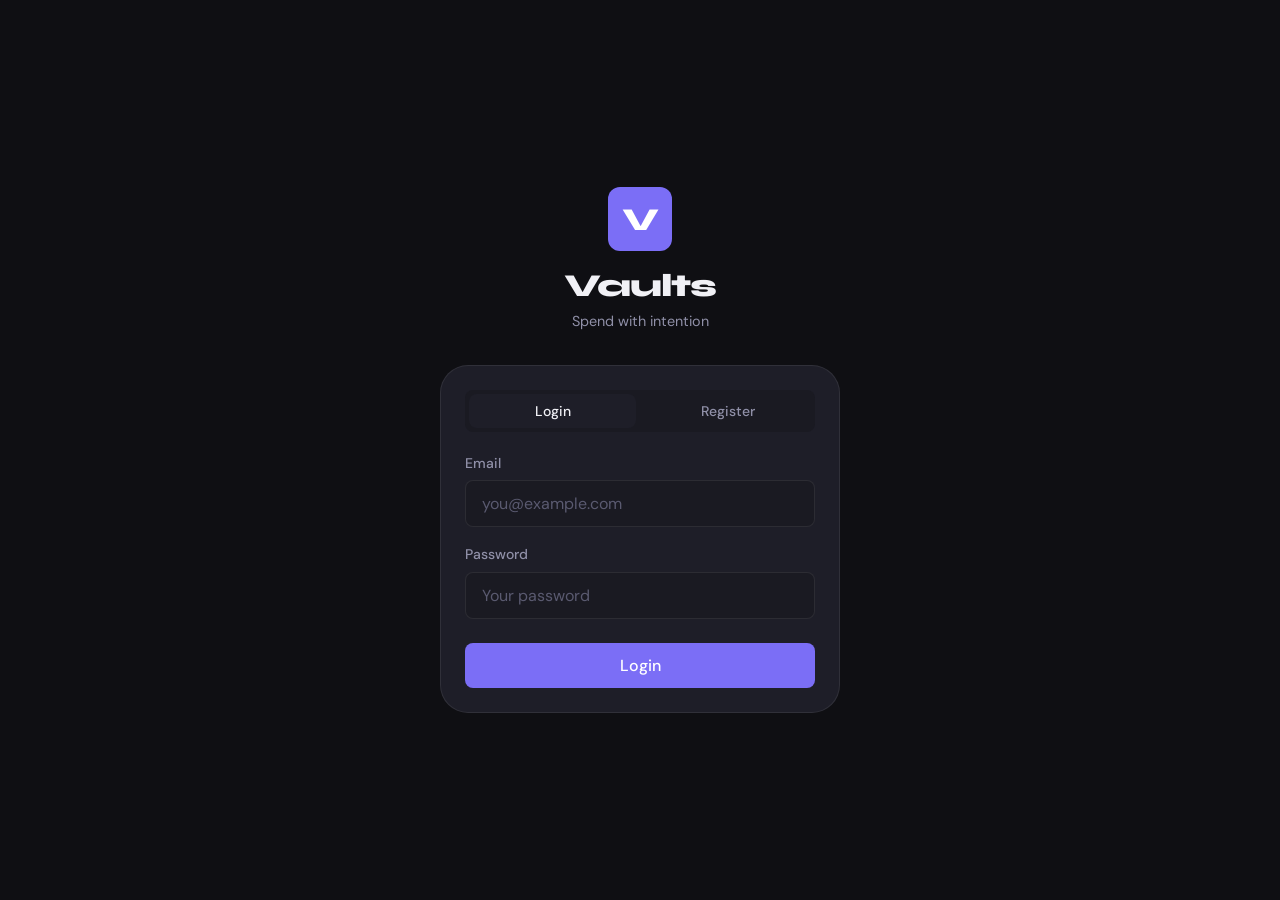
<file: frontend/index.html>
<!DOCTYPE html>
<html lang="en">
<head>
  <meta charset="UTF-8" />
  <meta name="viewport" content="width=device-width, initial-scale=1.0" />
  <meta name="theme-color" content="#0F0F13" />
  <title>Vaults — Spend with intention</title>
  <link rel="stylesheet" href="style.css" />
</head>
<body>

<div class="auth-wrapper">

  <div class="auth-hero">
    <div class="auth-logo">V</div>
    <h1 class="auth-title">Vaults</h1>
    <p class="auth-subtitle">Spend with intention</p>
  </div>

  <div class="auth-card">

    <div class="tabs">
      <button class="tab active" id="tab-login" onclick="switchTab('login')">Login</button>
      <button class="tab" id="tab-register" onclick="switchTab('register')">Register</button>
    </div>

    <div id="alert-container"></div>

    <!-- Login Form -->
    <div id="form-login">
      <div class="form-group">
        <label class="form-label">Email</label>
        <input type="email" id="login-email" placeholder="you@example.com" />
      </div>
      <div class="form-group">
        <label class="form-label">Password</label>
        <input type="password" id="login-password" placeholder="Your password" />
      </div>
      <button class="btn-primary" onclick="handleLogin()">Login</button>
    </div>

    <!-- Register Form -->
    <div id="form-register" style="display:none;">
      <div class="form-group">
        <label class="form-label">Full Name</label>
        <input type="text" id="reg-name" placeholder="Nikit Shah" />
      </div>
      <div class="form-group">
        <label class="form-label">Email</label>
        <input type="email" id="reg-email" placeholder="you@example.com" />
      </div>
      <div class="form-group">
        <label class="form-label">Password</label>
        <input type="password" id="reg-password" placeholder="Min 8 characters" />
      </div>
      <button class="btn-primary" onclick="handleRegister()">Create Account</button>
      <p class="auth-note">A simulated bank account will be created for you automatically.</p>
    </div>

  </div>

</div>

<style>
  body {
    display: flex;
    align-items: center;
    justify-content: center;
    min-height: 100vh;
    padding: 1.5rem;
  }

  .auth-wrapper {
    width: 100%;
    max-width: 400px;
  }

  .auth-hero {
    text-align: center;
    margin-bottom: 2rem;
  }

  .auth-logo {
    width: 64px;
    height: 64px;
    background: var(--accent);
    border-radius: var(--radius-md);
    display: inline-flex;
    align-items: center;
    justify-content: center;
    font-family: var(--font-display);
    font-size: 2rem;
    font-weight: 800;
    color: white;
    margin-bottom: 1rem;
  }

  .auth-title {
    font-size: 2rem;
    font-weight: 800;
    letter-spacing: -0.03em;
    margin-bottom: 0.25rem;
  }

  .auth-subtitle {
    color: var(--text-secondary);
    font-size: 0.9rem;
  }

  .auth-card {
    background: var(--bg-card);
    border: 1px solid var(--border);
    border-radius: var(--radius-xl);
    padding: 1.5rem;
  }

  .auth-note {
    text-align: center;
    font-size: 0.75rem;
    color: var(--text-muted);
    margin-top: 1rem;
  }

  .btn-primary {
    margin-top: 0.5rem;
  }
</style>

<script src="app.js"></script>
<script>
  redirectIfLoggedIn();

  function switchTab(tab) {
    const isLogin = tab === 'login';
    document.getElementById('form-login').style.display = isLogin ? 'block' : 'none';
    document.getElementById('form-register').style.display = isLogin ? 'none' : 'block';
    document.getElementById('tab-login').classList.toggle('active', isLogin);
    document.getElementById('tab-register').classList.toggle('active', !isLogin);
    document.getElementById('alert-container').innerHTML = '';
  }

  async function handleLogin() {
    const email = document.getElementById('login-email').value.trim();
    const password = document.getElementById('login-password').value;

    if (!email || !password) {
      showAlert('alert-container', 'Please fill in all fields');
      return;
    }

    try {
      const data = await apiCall('/auth/login', 'POST', { email, password });
      saveTokens(data.access_token, data.refresh_token);
      window.location.href = 'dashboard.html';
    } catch (err) {
      showAlert('alert-container', err.message);
    }
  }

  async function handleRegister() {
    const name = document.getElementById('reg-name').value.trim();
    const email = document.getElementById('reg-email').value.trim();
    const password = document.getElementById('reg-password').value;

    if (!name || !email || !password) {
      showAlert('alert-container', 'Please fill in all fields');
      return;
    }

    if (password.length < 8) {
      showAlert('alert-container', 'Password must be at least 8 characters');
      return;
    }

    try {
      const data = await apiCall('/auth/register', 'POST', { name, email, password });
      saveTokens(data.access_token, data.refresh_token);
      saveUser(data.user);
      window.location.href = 'onboarding.html';
    } catch (err) {
      showAlert('alert-container', err.message);
    }
  }

  document.addEventListener('keydown', (e) => {
    if (e.key === 'Enter') {
      const activeForm = document.getElementById('form-login').style.display !== 'none'
        ? 'login' : 'register';
      activeForm === 'login' ? handleLogin() : handleRegister();
    }
  });
</script>
</body>
</html>
</file>
<file: frontend/style.css>
@import url('https://fonts.googleapis.com/css2?family=Syne:wght@400;600;700;800&family=DM+Sans:wght@300;400;500;600&display=swap');

*, *::before, *::after {
  box-sizing: border-box;
  margin: 0;
  padding: 0;
}

:root {
  --bg-primary: #0F0F13;
  --bg-secondary: #1A1A22;
  --bg-card: #1E1E28;
  --bg-card-hover: #252530;
  --border: rgba(255, 255, 255, 0.08);
  --border-hover: rgba(255, 255, 255, 0.15);
  --text-primary: #F0F0F5;
  --text-secondary: #9090A8;
  --text-muted: #5A5A70;
  --accent: #7B6EF6;
  --accent-hover: #9488FF;
  --danger: #F25C54;
  --success: #2DD4A0;
  --warning: #F5A623;
  --font-display: 'Syne', sans-serif;
  --font-body: 'DM Sans', sans-serif;
  --radius-sm: 8px;
  --radius-md: 12px;
  --radius-lg: 20px;
  --radius-xl: 28px;
  --transition: all 0.2s ease;
}

html {
  font-size: 16px;
  -webkit-text-size-adjust: 100%;
}

body {
  background-color: var(--bg-primary);
  color: var(--text-primary);
  font-family: var(--font-body);
  font-weight: 400;
  line-height: 1.6;
  min-height: 100vh;
  overflow-x: hidden;
}

h1, h2, h3, h4 {
  font-family: var(--font-display);
  font-weight: 700;
  line-height: 1.2;
}

a {
  color: var(--accent);
  text-decoration: none;
  transition: var(--transition);
}

a:hover {
  color: var(--accent-hover);
}

input, textarea, select {
  font-family: var(--font-body);
  font-size: 1rem;
  background: var(--bg-secondary);
  border: 1px solid var(--border);
  border-radius: var(--radius-sm);
  color: var(--text-primary);
  padding: 0.75rem 1rem;
  width: 100%;
  outline: none;
  transition: var(--transition);
}

input:focus, textarea:focus, select:focus {
  border-color: var(--accent);
  box-shadow: 0 0 0 3px rgba(123, 110, 246, 0.15);
}

input::placeholder {
  color: var(--text-muted);
}

button {
  font-family: var(--font-body);
  font-size: 1rem;
  font-weight: 500;
  cursor: pointer;
  border: none;
  border-radius: var(--radius-sm);
  padding: 0.75rem 1.5rem;
  transition: var(--transition);
}

.btn-primary {
  background: var(--accent);
  color: white;
  width: 100%;
}

.btn-primary:hover {
  background: var(--accent-hover);
  transform: translateY(-1px);
}

.btn-primary:active {
  transform: translateY(0);
}

.btn-secondary {
  background: var(--bg-card);
  color: var(--text-primary);
  border: 1px solid var(--border);
  width: 100%;
}

.btn-secondary:hover {
  background: var(--bg-card-hover);
  border-color: var(--border-hover);
}

.btn-danger {
  background: var(--danger);
  color: white;
  width: 100%;
}

.btn-sm {
  padding: 0.5rem 1rem;
  font-size: 0.875rem;
  width: auto;
}

.card {
  background: var(--bg-card);
  border: 1px solid var(--border);
  border-radius: var(--radius-lg);
  padding: 1.25rem;
}

.card:hover {
  border-color: var(--border-hover);
  background: var(--bg-card-hover);
}

.page {
  max-width: 480px;
  margin: 0 auto;
  padding: 1.5rem 1rem;
  min-height: 100vh;
}

.nav {
  display: flex;
  align-items: center;
  justify-content: space-between;
  padding: 1rem 1.25rem;
  background: var(--bg-secondary);
  border-bottom: 1px solid var(--border);
  position: sticky;
  top: 0;
  z-index: 100;
}

.nav-brand {
  font-family: var(--font-display);
  font-size: 1.25rem;
  font-weight: 800;
  color: var(--text-primary);
  letter-spacing: -0.02em;
}

.nav-brand span {
  color: var(--accent);
}

.nav-actions {
  display: flex;
  gap: 0.75rem;
  align-items: center;
}

.badge {
  display: inline-flex;
  align-items: center;
  padding: 0.25rem 0.625rem;
  border-radius: 100px;
  font-size: 0.75rem;
  font-weight: 500;
}

.badge-success {
  background: rgba(45, 212, 160, 0.15);
  color: var(--success);
}

.badge-danger {
  background: rgba(242, 92, 84, 0.15);
  color: var(--danger);
}

.badge-warning {
  background: rgba(245, 166, 35, 0.15);
  color: var(--warning);
}

.badge-info {
  background: rgba(123, 110, 246, 0.15);
  color: var(--accent);
}

.vault-card {
  background: var(--bg-card);
  border: 1px solid var(--border);
  border-radius: var(--radius-lg);
  padding: 1.25rem;
  cursor: pointer;
  transition: var(--transition);
  position: relative;
  overflow: hidden;
}

.vault-card::before {
  content: '';
  position: absolute;
  top: 0;
  left: 0;
  right: 0;
  height: 3px;
  background: var(--vault-color, var(--accent));
  border-radius: var(--radius-lg) var(--radius-lg) 0 0;
}

.vault-card:hover {
  border-color: var(--border-hover);
  transform: translateY(-2px);
}

.vault-card-name {
  font-family: var(--font-display);
  font-size: 1rem;
  font-weight: 700;
  margin-bottom: 0.5rem;
}

.vault-card-balance {
  font-size: 1.5rem;
  font-weight: 600;
  font-family: var(--font-display);
}

.vault-card-meta {
  font-size: 0.8rem;
  color: var(--text-secondary);
  margin-top: 0.5rem;
}

.progress-bar {
  height: 4px;
  background: var(--border);
  border-radius: 100px;
  margin-top: 0.75rem;
  overflow: hidden;
}

.progress-fill {
  height: 100%;
  border-radius: 100px;
  background: var(--vault-color, var(--accent));
  transition: width 0.5s ease;
}

.stat-grid {
  display: grid;
  grid-template-columns: repeat(2, 1fr);
  gap: 0.75rem;
}

.stat-card {
  background: var(--bg-card);
  border: 1px solid var(--border);
  border-radius: var(--radius-md);
  padding: 1rem;
}

.stat-label {
  font-size: 0.75rem;
  color: var(--text-secondary);
  text-transform: uppercase;
  letter-spacing: 0.05em;
  margin-bottom: 0.375rem;
}

.stat-value {
  font-family: var(--font-display);
  font-size: 1.375rem;
  font-weight: 700;
}

.section-title {
  font-family: var(--font-display);
  font-size: 1rem;
  font-weight: 700;
  color: var(--text-secondary);
  text-transform: uppercase;
  letter-spacing: 0.08em;
  margin-bottom: 0.75rem;
}

.transaction-item {
  display: flex;
  align-items: center;
  gap: 0.875rem;
  padding: 0.875rem 0;
  border-bottom: 1px solid var(--border);
}

.transaction-item:last-child {
  border-bottom: none;
}

.transaction-icon {
  width: 40px;
  height: 40px;
  border-radius: var(--radius-sm);
  background: var(--bg-secondary);
  display: flex;
  align-items: center;
  justify-content: center;
  font-size: 1.1rem;
  flex-shrink: 0;
}

.transaction-info {
  flex: 1;
  min-width: 0;
}

.transaction-name {
  font-weight: 500;
  font-size: 0.9rem;
  white-space: nowrap;
  overflow: hidden;
  text-overflow: ellipsis;
}

.transaction-meta {
  font-size: 0.75rem;
  color: var(--text-secondary);
  margin-top: 2px;
}

.transaction-amount {
  font-family: var(--font-display);
  font-weight: 700;
  font-size: 0.95rem;
  flex-shrink: 0;
}

.transaction-amount.debit {
  color: var(--danger);
}

.transaction-amount.credit {
  color: var(--success);
}

.form-group {
  margin-bottom: 1rem;
}

.form-label {
  display: block;
  font-size: 0.875rem;
  font-weight: 500;
  color: var(--text-secondary);
  margin-bottom: 0.375rem;
}

.form-hint {
  font-size: 0.75rem;
  color: var(--text-muted);
  margin-top: 0.25rem;
}

.alert {
  padding: 0.875rem 1rem;
  border-radius: var(--radius-sm);
  font-size: 0.875rem;
  margin-bottom: 1rem;
}

.alert-danger {
  background: rgba(242, 92, 84, 0.1);
  border: 1px solid rgba(242, 92, 84, 0.3);
  color: var(--danger);
}

.alert-success {
  background: rgba(45, 212, 160, 0.1);
  border: 1px solid rgba(45, 212, 160, 0.3);
  color: var(--success);
}

.alert-warning {
  background: rgba(245, 166, 35, 0.1);
  border: 1px solid rgba(245, 166, 35, 0.3);
  color: var(--warning);
}

.divider {
  height: 1px;
  background: var(--border);
  margin: 1.25rem 0;
}

.empty-state {
  text-align: center;
  padding: 3rem 1rem;
  color: var(--text-secondary);
}

.empty-state-icon {
  font-size: 2.5rem;
  margin-bottom: 1rem;
}

.empty-state-text {
  font-size: 0.9rem;
}

.loading {
  display: flex;
  align-items: center;
  justify-content: center;
  padding: 3rem;
  color: var(--text-muted);
}

.spinner {
  width: 24px;
  height: 24px;
  border: 2px solid var(--border);
  border-top-color: var(--accent);
  border-radius: 50%;
  animation: spin 0.8s linear infinite;
  margin-right: 0.75rem;
}

@keyframes spin {
  to { transform: rotate(360deg); }
}

.chart-container {
  position: relative;
  margin: 1rem 0;
}

.tabs {
  display: flex;
  gap: 0.5rem;
  background: var(--bg-secondary);
  padding: 0.25rem;
  border-radius: var(--radius-sm);
  margin-bottom: 1.25rem;
}

.tab {
  flex: 1;
  padding: 0.5rem;
  text-align: center;
  font-size: 0.875rem;
  font-weight: 500;
  border-radius: var(--radius-sm);
  color: var(--text-secondary);
  cursor: pointer;
  transition: var(--transition);
  background: none;
  border: none;
}

.tab.active {
  background: var(--bg-card);
  color: var(--text-primary);
}

.vault-grid {
  display: grid;
  grid-template-columns: repeat(2, 1fr);
  gap: 0.75rem;
}

.bottom-nav {
  position: fixed;
  bottom: 0;
  left: 0;
  right: 0;
  background: var(--bg-secondary);
  border-top: 1px solid var(--border);
  display: flex;
  justify-content: space-around;
  padding: 0.75rem 0 calc(0.75rem + env(safe-area-inset-bottom));
  z-index: 100;
}

.bottom-nav-item {
  display: flex;
  flex-direction: column;
  align-items: center;
  gap: 0.25rem;
  font-size: 0.65rem;
  color: var(--text-muted);
  cursor: pointer;
  transition: var(--transition);
  background: none;
  border: none;
  padding: 0 1rem;
}

.bottom-nav-item.active {
  color: var(--accent);
}

.bottom-nav-icon {
  font-size: 1.25rem;
}

.page-with-nav {
  padding-bottom: 5rem;
}

.fab {
  position: fixed;
  bottom: calc(5rem + env(safe-area-inset-bottom));
  right: 1.25rem;
  width: 56px;
  height: 56px;
  border-radius: 50%;
  background: var(--accent);
  color: white;
  font-size: 1.5rem;
  display: flex;
  align-items: center;
  justify-content: center;
  box-shadow: 0 4px 20px rgba(123, 110, 246, 0.4);
  cursor: pointer;
  transition: var(--transition);
  border: none;
  z-index: 99;
}

.fab:hover {
  background: var(--accent-hover);
  transform: scale(1.05);
}

.color-picker-row {
  display: flex;
  gap: 0.5rem;
  flex-wrap: wrap;
}

.color-swatch {
  width: 32px;
  height: 32px;
  border-radius: 50%;
  cursor: pointer;
  border: 2px solid transparent;
  transition: var(--transition);
}

.color-swatch.selected {
  border-color: white;
  transform: scale(1.15);
}

select option {
  background: var(--bg-secondary);
  color: var(--text-primary);
}

.violation-banner {
  background: rgba(245, 166, 35, 0.1);
  border: 1px solid rgba(245, 166, 35, 0.3);
  border-radius: var(--radius-sm);
  padding: 0.875rem 1rem;
  margin-bottom: 1rem;
}

.violation-title {
  font-weight: 600;
  color: var(--warning);
  font-size: 0.875rem;
  margin-bottom: 0.25rem;
}

.violation-text {
  font-size: 0.8rem;
  color: var(--text-secondary);
}

@media (min-width: 480px) {
  .page {
    padding: 2rem 1.5rem;
  }
}

@media (prefers-reduced-motion: reduce) {
  *, *::before, *::after {
    animation-duration: 0.01ms !important;
    transition-duration: 0.01ms !important;
  }
}
</file>
